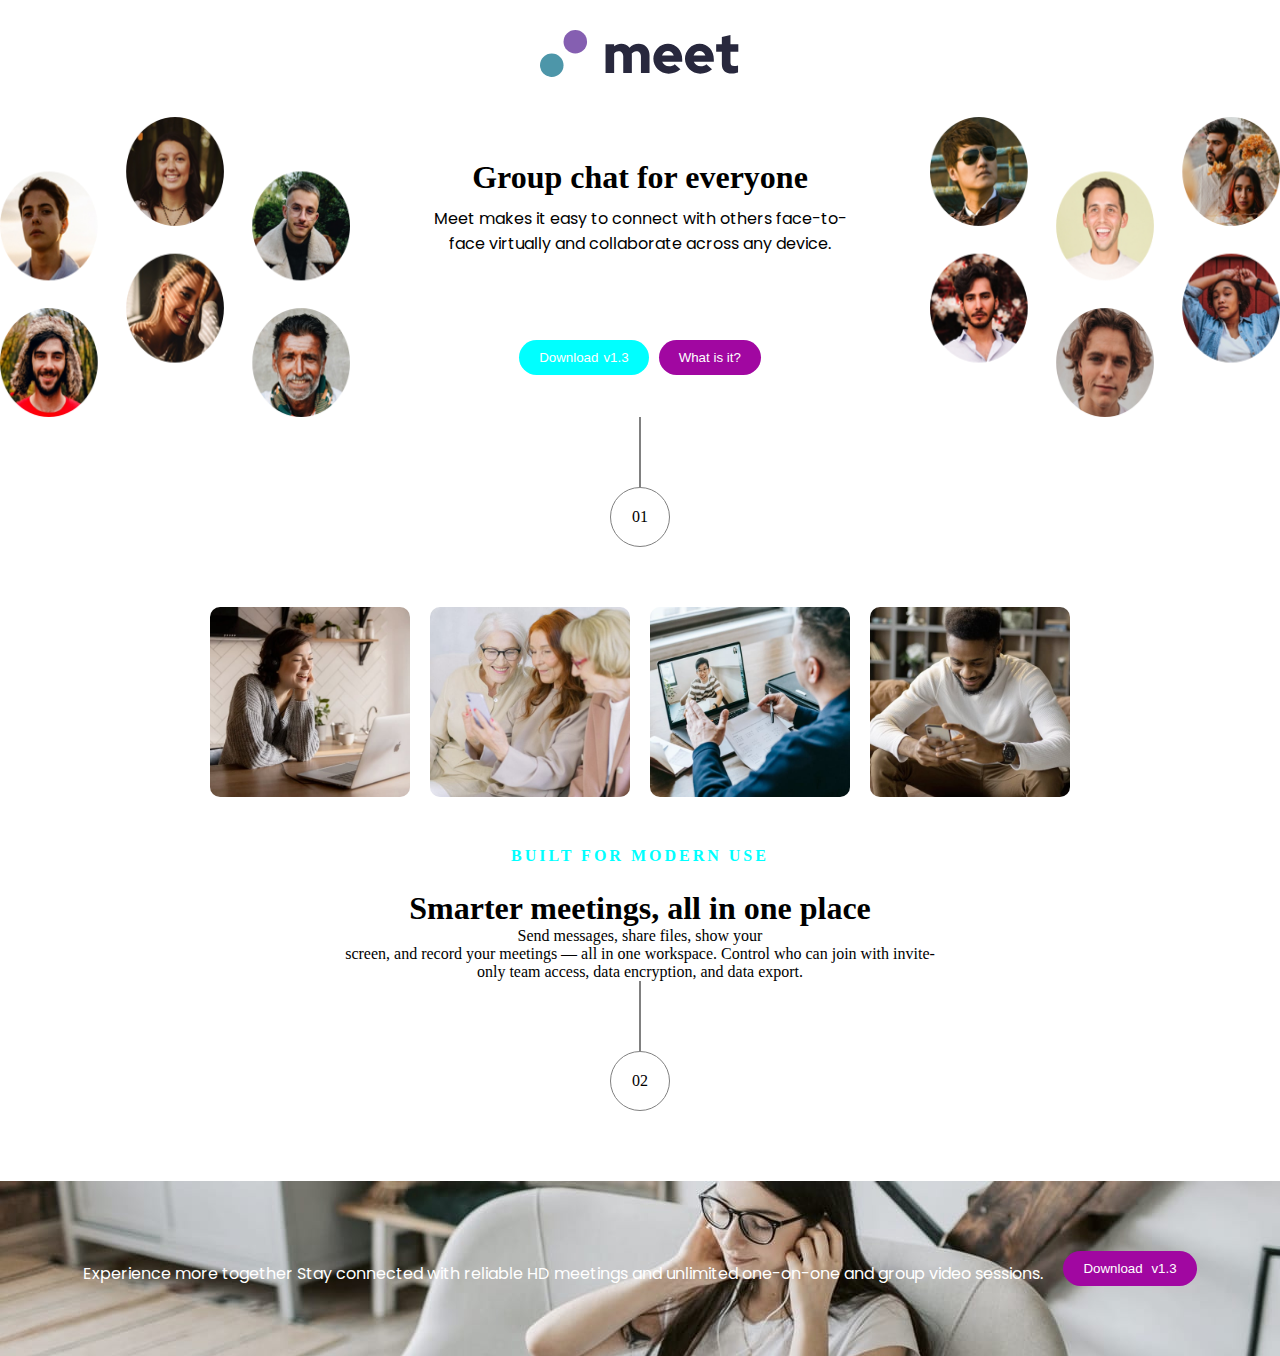
<file: index.html>
<!DOCTYPE html>
<html lang="en">
<head>
  <meta charset="UTF-8">
  <meta name="viewport" content="width=device-width, initial-scale=1.0">

  <link rel="icon" type="image/png" sizes="32x32" href="./assets/favicon-32x32.png">
  <link rel="stylesheet" href="style.css">
  <link rel="preconnect" href="https://fonts.googleapis.com">
<link rel="preconnect" href="https://fonts.gstatic.com" crossorigin>
<link href="https://fonts.googleapis.com/css2?family=Poppins:ital,wght@0,100;0,200;0,300;0,400;0,500;0,600;0,700;0,800;0,900;1,100;1,200;1,300;1,400;1,500;1,600;1,700;1,800;1,900&display=swap" rel="stylesheet"> 
  <title>Frontend Mentor | Meet landing page</title>
</head>
<body>
  <div class="container">
    <div class="meet"><img src="./starter-code/assets/logo.svg"></div>
    <div class="tablet_image">
      <img src="./starter-code/assets/tablet/image-hero.png" id="tablet_img">
    </div>
    <div class="group_chat">
      <div class="left_image">
        <img src="./starter-code/assets/desktop/image-hero-left.png" id="left">
      </div>
      <div class="group_text">
        <div class="inner_text">
        <h1>Group chat for everyone</h1>
        <p>Meet makes it easy to connect with others face-to-face virtually and collaborate across any device.</p>
        </div>
        <div class="both_buttons">
        <button class="download_btn"><span class="download">Download</span>v1.3</button>
        <button class="what_is_btn">What is it?</button>
        </div>
      </div>
      <div class="right_image">
        <img src="./starter-code/assets/desktop/image-hero-right.png" id="right">
      </div>
    </div>  
      <div class="length"></div>
        <div class="round">01</div>
        
      <div class="image_group">
        <img src="./starter-code/assets/desktop/image-woman-in-videocall.jpg" alt="">
        <img src="./starter-code/assets/desktop/image-women-videochatting.jpg" alt="">
        <img src="./starter-code/assets/desktop/image-men-in-meeting.jpg" alt="">
        <img src="./starter-code/assets/desktop/image-man-texting.jpg" alt="">
      </div>
      <div class="built_for">
        <h4>BUILT FOR MODERN USE</h4>
        <h1 id="built_for_head">Smarter meetings, all in one place</h1>
        <div class="built_text">
          Send messages, share files, show your <br> screen, and record your meetings — all in one 
          workspace. Control who can join with invite-<br>only team access, data encryption, and data export.
        </div>  
      </div>
      <div class="length"></div>
      <div class="round">02</div>
    
    <footer>
      <div class="footer_all">
        <div class="footer_text">
          <p>Experience more together
          Stay connected with reliable HD meetings and unlimited one-on-one and group video sessions.</p>
        </div>  
        <div class="footer_button">
          <button class="what_is_btn"><span class="download">Download</span> v1.3</button>
        </div>  
      </div>
    </footer>
  </div>  
</body>
</html>
</file>
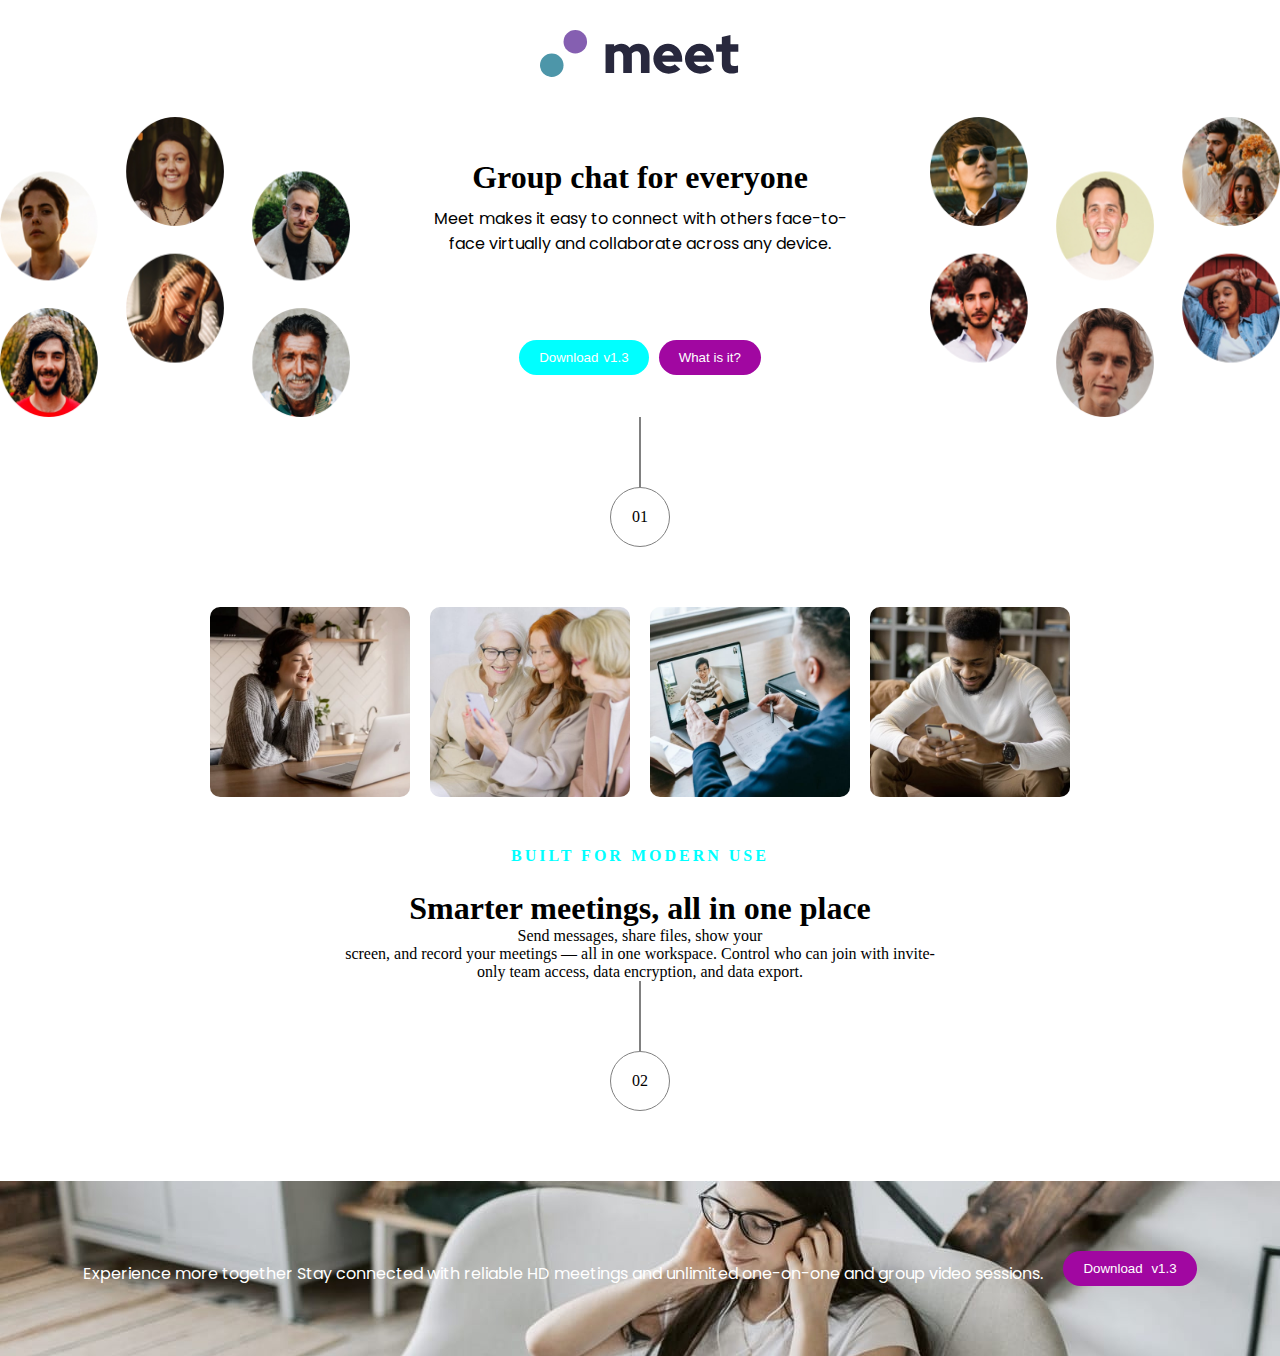
<file: starter-code/index.html>
<!DOCTYPE html>
<html lang="en">
<head>
  <meta charset="UTF-8">
  <meta name="viewport" content="width=device-width, initial-scale=1.0">

  <link rel="icon" type="image/png" sizes="32x32" href="./assets/favicon-32x32.png">
  <link rel="stylesheet" href="style.css">
  <link rel="preconnect" href="https://fonts.googleapis.com">
<link rel="preconnect" href="https://fonts.gstatic.com" crossorigin>
<link href="https://fonts.googleapis.com/css2?family=Poppins:ital,wght@0,100;0,200;0,300;0,400;0,500;0,600;0,700;0,800;0,900;1,100;1,200;1,300;1,400;1,500;1,600;1,700;1,800;1,900&display=swap" rel="stylesheet"> 
  <title>Frontend Mentor | Meet landing page</title>
</head>
<body>
  <div class="container">
    <div class="meet"><img src="/starter-code/assets/logo.svg"></div>
    <div class="tablet_image">
      <img src="/starter-code/assets/tablet/image-hero.png" id="tablet_img">
    </div>
    <div class="group_chat">
      <div class="left_image">
        <img src="/starter-code/assets/desktop/image-hero-left.png" id="left">
      </div>
      <div class="group_text">
        <div class="inner_text">
        <h1>Group chat for everyone</h1>
        <p>Meet makes it easy to connect with others face-to-face virtually and collaborate across any device.</p>
        </div>
        <div class="both_buttons">
        <button class="download_btn"><span class="download">Download</span>v1.3</button>
        <button class="what_is_btn">What is it?</button>
        </div>
      </div>
      <div class="right_image">
        <img src="/starter-code/assets/desktop/image-hero-right.png" id="right">
      </div>
    </div>  
      <div class="length"></div>
        <div class="round">01</div>
        
      <div class="image_group">
        <img src="/starter-code/assets/desktop/image-woman-in-videocall.jpg" alt="">
        <img src="/starter-code/assets/desktop/image-women-videochatting.jpg" alt="">
        <img src="/starter-code/assets/desktop/image-men-in-meeting.jpg" alt="">
        <img src="/starter-code/assets/desktop/image-man-texting.jpg" alt="">
      </div>
      <div class="built_for">
        <h4>BUILT FOR MODERN USE</h4>
        <h1 id="built_for_head">Smarter meetings, all in one place</h1>
        <div class="built_text">
          Send messages, share files, show your <br> screen, and record your meetings — all in one 
          workspace. Control who can join with invite-<br>only team access, data encryption, and data export.
        </div>  
      </div>
      <div class="length"></div>
      <div class="round">02</div>
    
    <footer>
      <div class="footer_all">
        <div class="footer_text">
          <p>Experience more together
          Stay connected with reliable HD meetings and unlimited one-on-one and group video sessions.</p>
        </div>  
        <div class="footer_button">
          <button class="what_is_btn"><span class="download">Download</span> v1.3</button>
        </div>  
      </div>
    </footer>
  </div>  
</body>
</html>
</file>
<file: style.css>
*{
    padding: 0;
    margin: 0;
    box-sizing: border-box;
}
body{
    overflow-x: hidden;
}
.container{
    display: grid;
    place-items: center;
}
.meet{
    /* border: solid red 5px; */
    display: flex;
    justify-content: center;
    margin-top: 30px;
    margin-bottom: 40px;
}
.group_chat{
    /* border: solid blue 4px; */
    display: flex;
    justify-content: center;
    height: 300px;
    width: 100%;
    gap: 80px;
}
.group_text{
    display: grid;
    place-items: center;
    /* margin: 0 150px 0 150px; */
}
.inner_text{
    display: flex;
    flex-direction: column;
    align-items: center;
    /* border: solid 5px gray; */
    text-align: center;
}
#left, #right {
    height: inherit;
    width: inherit;
}
.left_image{
    /* margin-right: 150px;  */
    height: 300px;
}
.right_image{
    /* margin-left: 150px; */
    height: 300px;
}
.left_image, .right_image{
    height: inherit;
    width: 350px;
}
.image_group{
    /* border: solid green 3px; */
    display: flex;
    flex-direction: row;
    justify-content: center;
    gap: 20px;
    margin-top: 60px;
    width: 900px;
}
.both_buttons{
    display: flex;
    flex-direction: row;
    gap: 10px;
}

.download_btn{
    padding: 10px 20px 10px 20px;
    border-radius: 20px;
    border-style: none;
    color: white;
    background-color: cyan;
}
.what_is_btn{
    padding: 10px 20px 10px 20px;
    border-radius: 20px;
    border-style: none;
    color: white;
    background-color: rgb(161, 7, 161);
}
img{
    width: 200px;
    border-radius: 10px;  
}

.footer_all{
    display: flex;
    align-items: center;
    gap: 20px;
}
.length{
    height: 70px;
    width: 0px;
    border: solid grey 1px; 
}
.middle_button{
    display: none;
}
.round{
    height: 60px;
    width: 60px;
    border-radius: 90px;
    border: solid grey 1px;
    display: flex;
    justify-content: center;
    align-items: center;
}
.built_for{
    display: grid;
    place-items: center;
    width: 100%;
    /* border: solid peru 4px;  */
    margin-top: 50px;
    text-align: center;
    
}
h2{
    margin-top: 20px;
}
.built_text{
    display: grid;
    place-items: center;
}
p{
    margin-top: 10px;
    font-family: "Poppins", sans-serif;
    font-weight: 400;
    font-style: normal;
    width: 100%;
    display: flex;
    align-items: center;
    justify-content: center;
}
#built_for_head{
    margin-top: 25px;
    display: grid;
    place-items:center;
    width: 100%;
}
footer{
    margin-top: 70px;
    width: 100%;
    display: grid;
    place-items: center;
    padding: 70px 0 70px 0;
    color: white;
    background: url(./starter-code/assets/desktop/image-footer.jpg);
    text-align: center;
}
h4{
    color: cyan;
    letter-spacing: 3px;
}
.download{
    font-style: bold;
    margin-right: 5px;
}
.footer_text {
    display: flex;
    justify-content: center;
    align-items: center;
    height: 100%; /* set the height to 100% of the container */
  }
  .tablet_image{
    display: none;
  }
  @media screen and (max-width:600px) {
    .left_image, .right_image{
        display: none;
    }
    body{
        height:100vh;
    }
    .container{
        width: 100%;
    }
    footer{
        background-image: url(./starter-code/assets/mobile/image-footer.jpg);
    }
    .image_group {
        display: grid;
        grid-template-columns: repeat(2, 1fr); /* 2 columns with equal width */
        grid-template-rows: repeat(2, 1fr); /* 2 rows with equal height */
        grid-gap: 10px; /* space between images */
        width: 400px;
      }
      .footer_all{
        display: flex;
        flex-direction: column;
    }
    footer{
        display: flex;
        flex-direction: column;
    }
    .built_for{
        padding: 20px;
        width: 100vw;
        display: grid;
        place-items: center;
    }
    .built_text{
        padding: 20px;
    }
    .inner_text{
        padding: 20px;
    }
    .built_for_head{
        padding: 20px;
    }
    .tablet_image{
        display: block;
        display: grid;
        place-items: center;
    }
    #tablet_img{
        height: inherit;
        width: 70%;
    }
  }
</file>
<file: starter-code/style.css>
*{
    padding: 0;
    margin: 0;
    box-sizing: border-box;
}
.container{
    display: grid;
    place-items: center;
}
.meet{
    /* border: solid red 5px; */
    display: flex;
    justify-content: center;
    margin-top: 30px;
    margin-bottom: 40px;
}
.group_chat{
    /* border: solid blue 4px; */
    display: flex;
    justify-content: center;
    height: 300px;
    width: 100%;
    gap: 80px;
}
.group_text{
    display: grid;
    place-items: center;
    /* margin: 0 150px 0 150px; */
}
.inner_text{
    display: flex;
    flex-direction: column;
    align-items: center;
    /* border: solid 5px gray; */
    text-align: center;
}
#left, #right {
    height: inherit;
    width: inherit;
}
.left_image{
    /* margin-right: 150px;  */
    height: 300px;
}
.right_image{
    /* margin-left: 150px; */
    height: 300px;
}
.left_image, .right_image{
    height: inherit;
    width: 350px;
}
.image_group{
    /* border: solid green 3px; */
    display: flex;
    flex-direction: row;
    justify-content: center;
    gap: 20px;
    margin-top: 60px;
    width: 900px;
}
.both_buttons{
    display: flex;
    flex-direction: row;
    gap: 10px;
}

.download_btn{
    padding: 10px 20px 10px 20px;
    border-radius: 20px;
    border-style: none;
    color: white;
    background-color: cyan;
}
.what_is_btn{
    padding: 10px 20px 10px 20px;
    border-radius: 20px;
    border-style: none;
    color: white;
    background-color: rgb(161, 7, 161);
}
img{
    width: 200px;
    border-radius: 10px;  
}

.footer_all{
    display: flex;
    align-items: center;
    gap: 20px;
}
.length{
    height: 70px;
    width: 0px;
    border: solid grey 1px; 
}
.middle_button{
    display: none;
}
.round{
    height: 60px;
    width: 60px;
    border-radius: 90px;
    border: solid grey 1px;
    display: flex;
    justify-content: center;
    align-items: center;
}
.built_for{
    display: grid;
    place-items: center;
    width: 100%;
    /* border: solid peru 4px;  */
    margin-top: 50px;
    text-align: center;
    
}
h2{
    margin-top: 20px;
}
.built_text{
    display: grid;
    place-items: center;
}
p{
    margin-top: 10px;
    font-family: "Poppins", sans-serif;
    font-weight: 400;
    font-style: normal;
    width: 100%;
    display: flex;
    align-items: center;
    justify-content: center;
}
#built_for_head{
    margin-top: 25px;
    display: grid;
    place-items:center;
    width: 100%;
}
footer{
    margin-top: 70px;
    width: 100%;
    display: grid;
    place-items: center;
    padding: 70px 0 70px 0;
    color: white;
    background: url(/starter-code/assets/desktop/image-footer.jpg);
    text-align: center;
}
h4{
    color: cyan;
    letter-spacing: 3px;
}
.download{
    font-style: bold;
    margin-right: 5px;
}
.footer_text {
    display: flex;
    justify-content: center;
    align-items: center;
    height: 100%; /* set the height to 100% of the container */
  }
  .tablet_image{
    display: none;
  }
  @media screen and (max-width:600px) {
    .left_image, .right_image{
        display: none;
    }
    body{
        height:100vh;
    }
    .container{
        width: 100%;
    }
    footer{
        background-image: url(/starter-code/assets/mobile/image-footer.jpg);
    }
    .image_group {
        display: grid;
        grid-template-columns: repeat(2, 1fr); /* 2 columns with equal width */
        grid-template-rows: repeat(2, 1fr); /* 2 rows with equal height */
        grid-gap: 10px; /* space between images */
        width: 400px;
      }
      .footer_all{
        display: flex;
        flex-direction: column;
    }
    footer{
        display: flex;
        flex-direction: column;
    }
    .built_for{
        padding: 20px;
        width: 100vw;
        display: grid;
        place-items: center;
    }
    .built_text{
        padding: 20px;
    }
    .inner_text{
        padding: 20px;
    }
    .built_for_head{
        padding: 20px;
    }
    .tablet_image{
        display: block;
        display: grid;
        place-items: center;
    }
    #tablet_img{
        height: inherit;
        width: 70%;
    }
  }
</file>
